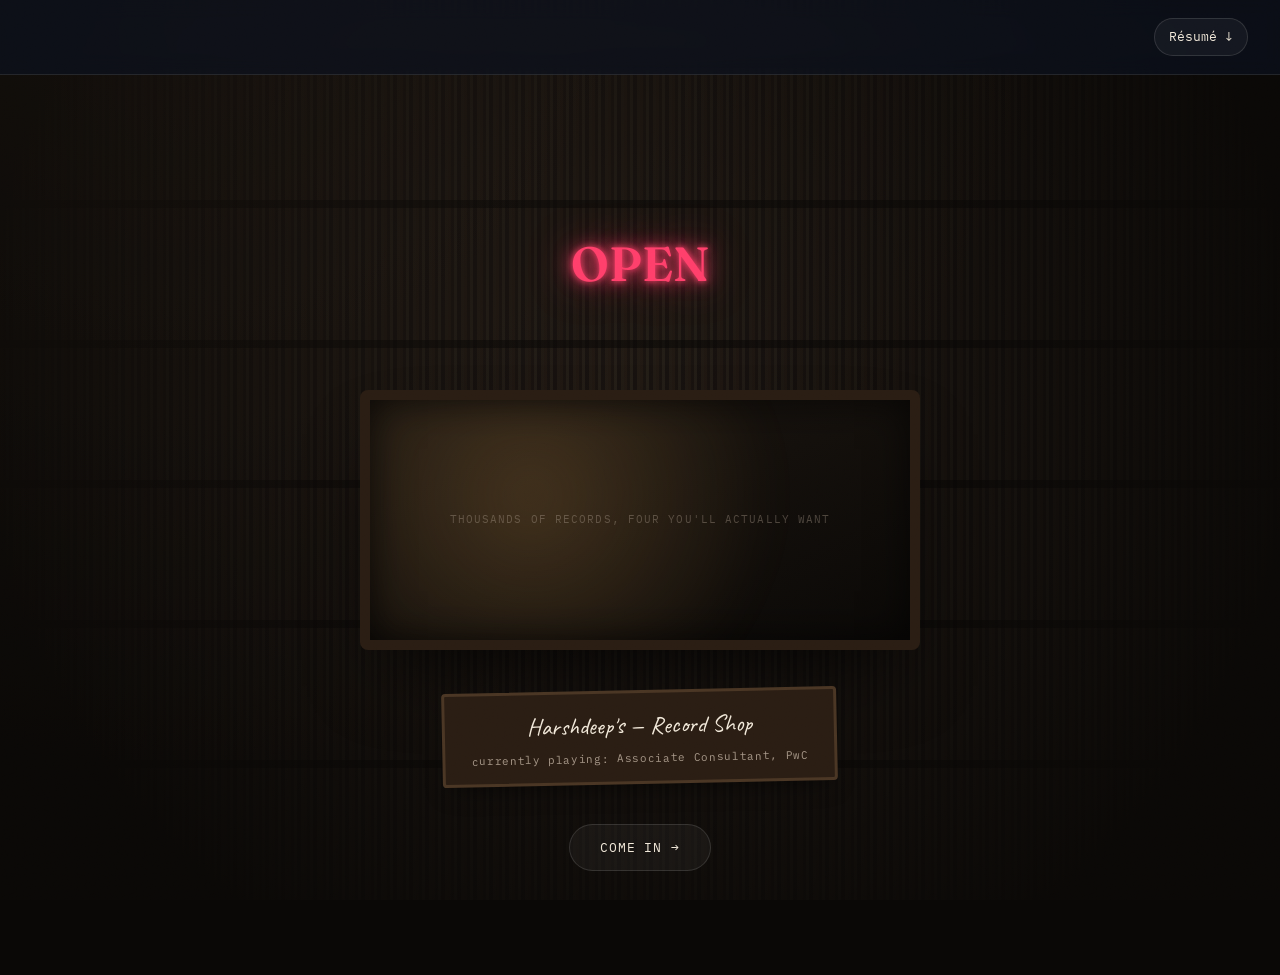
<file: index.html>
<!DOCTYPE html>
<html lang="en">
<head>
<meta charset="UTF-8">
<meta name="viewport" content="width=device-width, initial-scale=1.0">
<title>Harshdeep's — Record Shop</title>
<meta name="description" content="Harshdeep Singh's record shop — step in.">

<link rel="preconnect" href="https://fonts.googleapis.com">
<link rel="preconnect" href="https://fonts.gstatic.com" crossorigin>
<link href="https://fonts.googleapis.com/css2?family=Fraunces:opsz,wght@9..144,300;9..144,500;9..144,600;9..144,700&family=Inter:wght@400;500;600&family=IBM+Plex+Mono:wght@400;500&family=Caveat:wght@600&display=swap" rel="stylesheet">
<link rel="stylesheet" href="styles.css">
</head>
<body data-mode="overview" data-page="sign">

<div class="grain" aria-hidden="true"></div>
<div class="library-bg" aria-hidden="true"></div>

<nav class="nav">
  <div class="nav__links"></div>
  <a class="nav__resume" href="https://drive.google.com/file/d/1-5M2BheT80IlMUJ9oXyYekqQb4ygV8jG/view?usp=sharing" target="_blank" rel="noopener">Résumé ↓</a>
</nav>

<main>
  <div class="shopfront" id="shopfront">

    <p class="neon">OPEN</p>

    <div class="window">
      <div class="window__hint">thousands of records, four you'll actually want</div>
    </div>

    <div class="sign">
      Harshdeep's — Record Shop<br>
      <small>currently playing: Associate Consultant, PwC</small>
    </div>

    <button class="door-btn" id="door">Come in →</button>

  </div>
</main>

<script>
  document.getElementById('door').addEventListener('click', function () {
    const scene = document.getElementById('shopfront');
    scene.classList.add('is-leaving');
    setTimeout(function () { window.location.href = 'floor.html'; }, 450);
  });
</script>
</body>
</html>
</file>
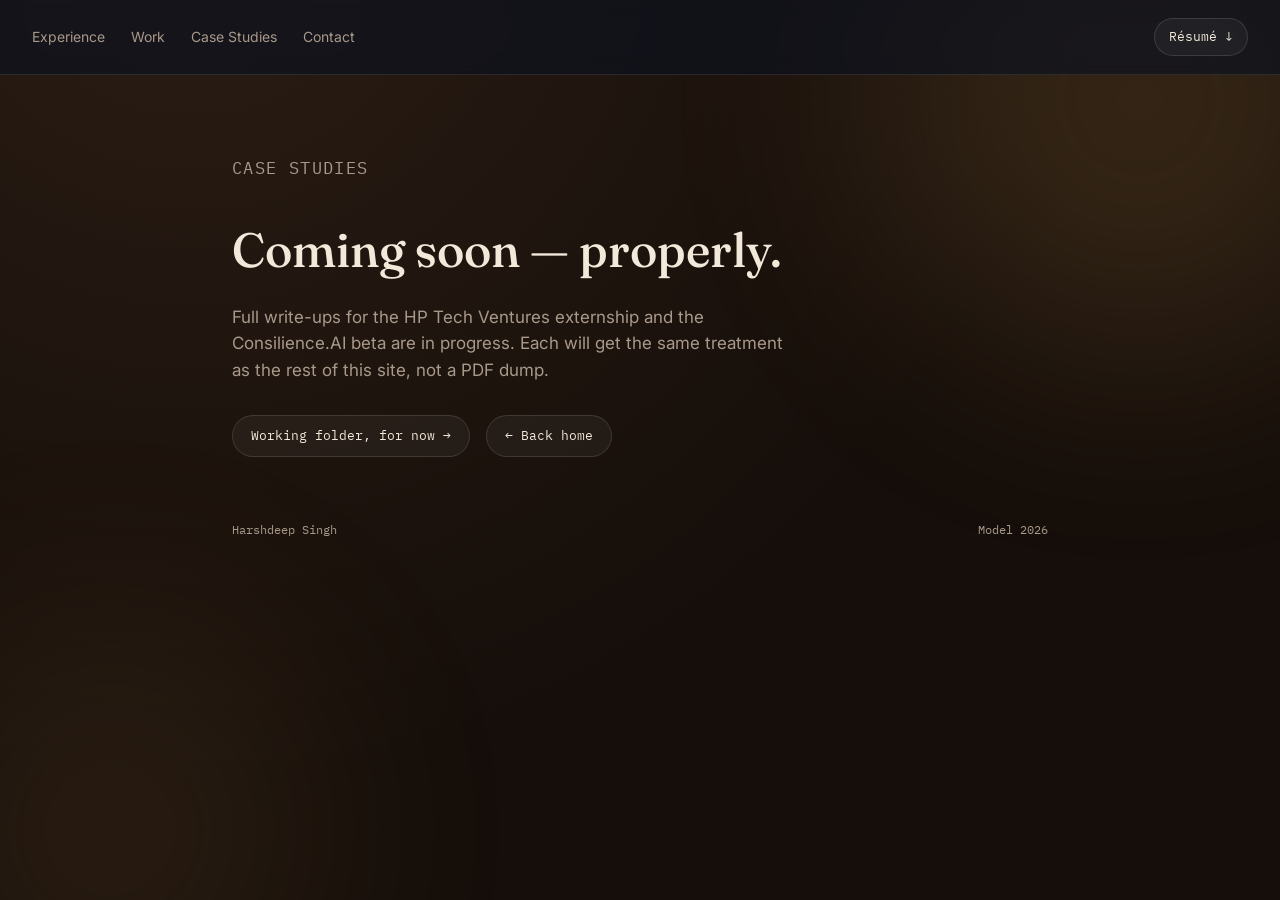
<file: case-studies.html>
<!DOCTYPE html>
<html lang="en">
<head>
<meta charset="UTF-8">
<meta name="viewport" content="width=device-width, initial-scale=1.0">
<title>Case Studies — Harshdeep Singh</title>
<meta name="description" content="Case studies by Harshdeep Singh — full write-ups in progress.">

<link rel="preconnect" href="https://fonts.googleapis.com">
<link rel="preconnect" href="https://fonts.gstatic.com" crossorigin>
<link href="https://fonts.googleapis.com/css2?family=Fraunces:opsz,wght@9..144,300;9..144,500;9..144,600;9..144,700&family=Inter:wght@400;500;600&family=IBM+Plex+Mono:wght@400;500&display=swap" rel="stylesheet">
<link rel="stylesheet" href="styles.css">
</head>
<body data-mode="overview">

<div class="bg-ambient" aria-hidden="true">
  <span class="blob blob--a"></span>
  <span class="blob blob--b"></span>
</div>

<nav class="nav">
  <div class="nav__links">
    <a href="index.html#experience">Experience</a>
    <a href="index.html#work">Work</a>
    <a href="case-studies.html">Case Studies</a>
    <a href="index.html#contact">Contact</a>
  </div>
  <a class="nav__resume" href="https://drive.google.com/file/d/1-5M2BheT80IlMUJ9oXyYekqQb4ygV8jG/view?usp=sharing" target="_blank" rel="noopener">Résumé ↓</a>
</nav>

<main>
  <section class="page-hero">
    <p class="eyebrow">Case Studies</p>
    <h1>Coming soon — properly.</h1>
    <p>Full write-ups for the HP Tech Ventures externship and the Consilience.AI beta are in progress. Each will get the same treatment as the rest of this site, not a PDF dump.</p>
    <a class="page-cta" href="https://drive.google.com/drive/folders/11_wQbaVWUSu5bs67gZ-zLNTzkMA_i_I-?usp=sharing" target="_blank" rel="noopener">Working folder, for now →</a>
    <a class="page-cta" href="index.html">← Back home</a>
  </section>
</main>

<footer class="footer">
  <span>Harshdeep Singh</span>
  <span>Model 2026</span>
</footer>

</body>
</html>
</file>
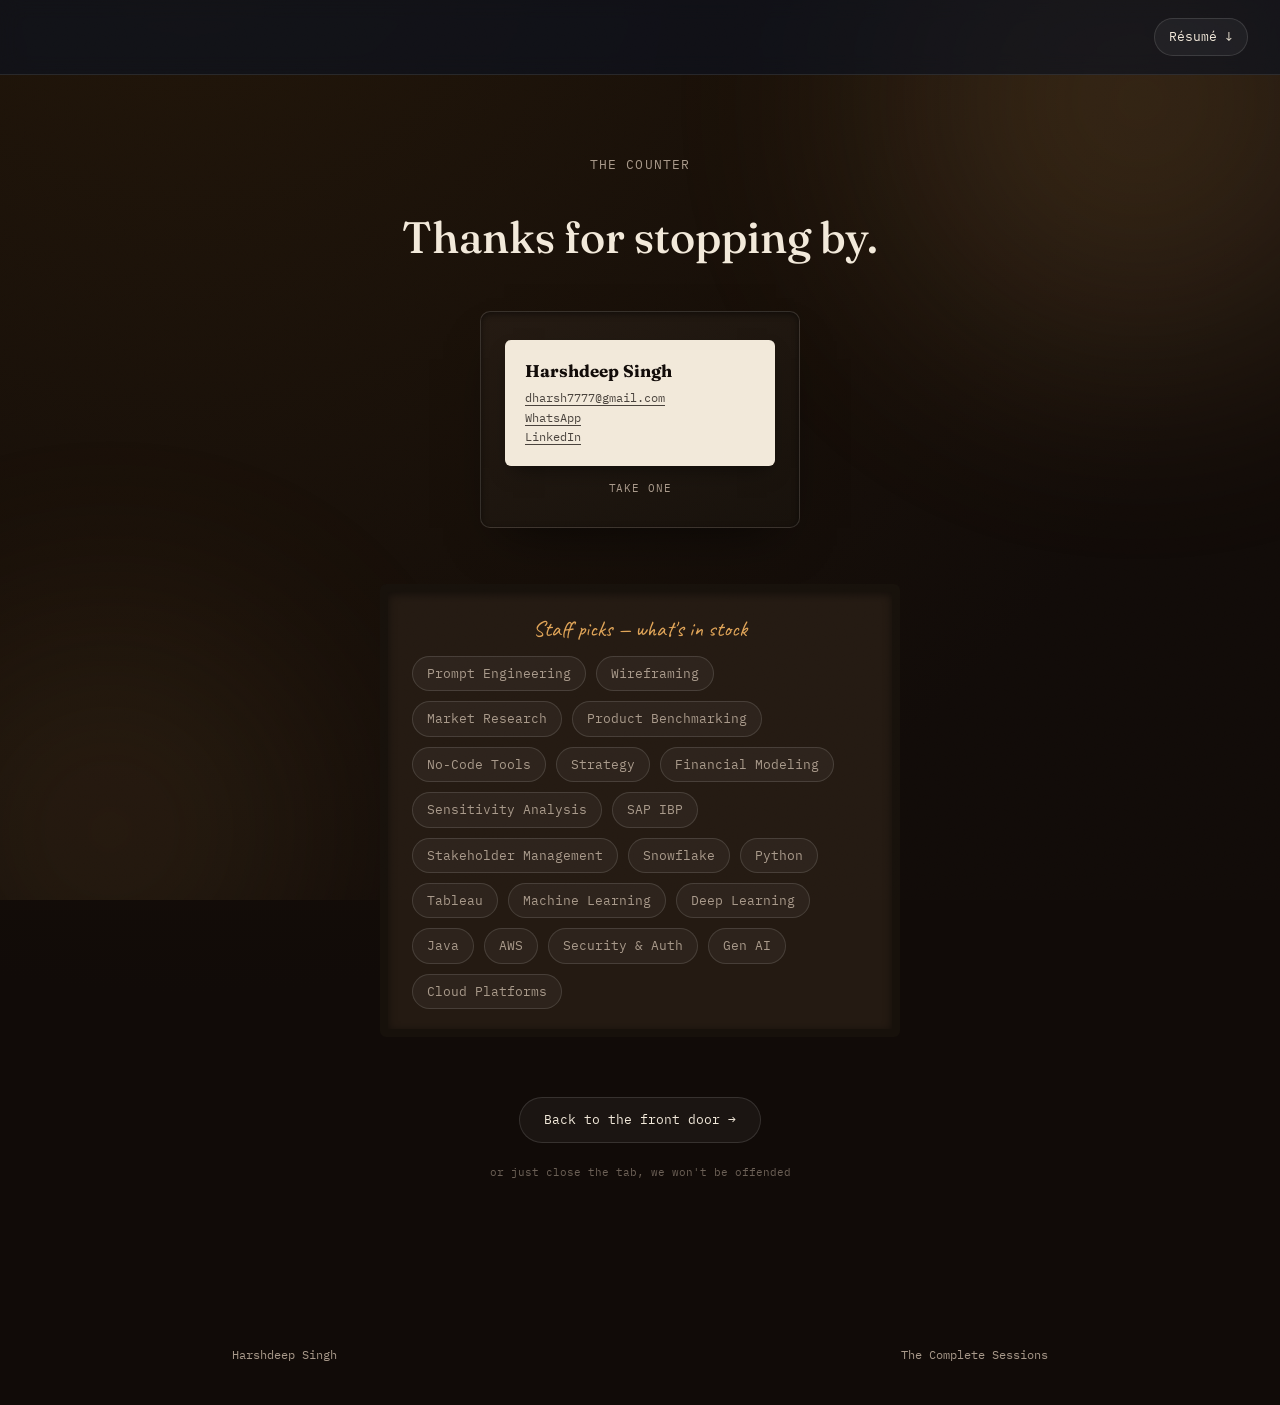
<file: counter.html>
<!DOCTYPE html>
<html lang="en">
<head>
<meta charset="UTF-8">
<meta name="viewport" content="width=device-width, initial-scale=1.0">
<title>Harshdeep's — The Counter</title>
<meta name="description" content="Harshdeep Singh's record shop — the counter.">

<link rel="preconnect" href="https://fonts.googleapis.com">
<link rel="preconnect" href="https://fonts.gstatic.com" crossorigin>
<link href="https://fonts.googleapis.com/css2?family=Fraunces:opsz,wght@9..144,300;9..144,500;9..144,600;9..144,700&family=Inter:wght@400;500;600&family=IBM+Plex+Mono:wght@400;500&family=Caveat:wght@600&display=swap" rel="stylesheet">
<link rel="stylesheet" href="styles.css">
</head>
<body data-mode="overview" data-page="counter">

<div class="grain" aria-hidden="true"></div>
<div class="bg-ambient" aria-hidden="true">
  <span class="blob blob--a"></span>
  <span class="blob blob--b"></span>
</div>

<nav class="nav">
  <div class="nav__links"></div>
  <a class="nav__resume" href="https://drive.google.com/file/d/1-5M2BheT80IlMUJ9oXyYekqQb4ygV8jG/view?usp=sharing" target="_blank" rel="noopener">Résumé ↓</a>
</nav>

<main>
  <div class="counter-page">

    <p class="eyebrow">The counter</p>
    <h2 class="contact__heading" style="margin-bottom:0">Thanks for stopping by.</h2>

    <div class="card-holder">
      <div class="business-card">
        <h4>Harshdeep Singh</h4>
        <p><a href="mailto:dharsh7777@gmail.com">dharsh7777@gmail.com</a></p>
        <p><a href="https://wa.me/917355120100" target="_blank" rel="noopener">WhatsApp</a></p>
        <p><a href="#" target="_blank" rel="noopener" id="linkedin-link">LinkedIn</a></p>
      </div>
      <p class="card-holder__label">take one</p>
    </div>

    <div class="staff-picks">
      <div class="staff-picks__board">
        <p class="staff-picks__title">Staff picks — what's in stock</p>
        <div class="chip-row" id="chip-row">
          <span class="chip" data-mode="product">Prompt Engineering</span>
          <span class="chip" data-mode="product">Wireframing</span>
          <span class="chip" data-mode="product">Market Research</span>
          <span class="chip" data-mode="product">Product Benchmarking</span>
          <span class="chip" data-mode="product">No-Code Tools</span>
          <span class="chip" data-mode="consulting">Strategy</span>
          <span class="chip" data-mode="consulting">Financial Modeling</span>
          <span class="chip" data-mode="consulting">Sensitivity Analysis</span>
          <span class="chip" data-mode="consulting">SAP IBP</span>
          <span class="chip" data-mode="consulting">Stakeholder Management</span>
          <span class="chip" data-mode="data">Snowflake</span>
          <span class="chip" data-mode="data">Python</span>
          <span class="chip" data-mode="data">Tableau</span>
          <span class="chip" data-mode="data">Machine Learning</span>
          <span class="chip" data-mode="data">Deep Learning</span>
          <span class="chip" data-mode="engineering">Java</span>
          <span class="chip" data-mode="engineering">AWS</span>
          <span class="chip" data-mode="engineering">Security &amp; Auth</span>
          <span class="chip" data-mode="engineering">Gen AI</span>
          <span class="chip" data-mode="engineering">Cloud Platforms</span>
        </div>
      </div>
    </div>

    <div class="continue">
      <a class="continue__link" href="index.html">Back to the front door →</a>
      <p class="continue__hint">or just close the tab, we won't be offended</p>
    </div>

  </div>
</main>

<footer class="footer">
  <span>Harshdeep Singh</span>
  <span>The Complete Sessions</span>
</footer>

</body>
</html>
</file>
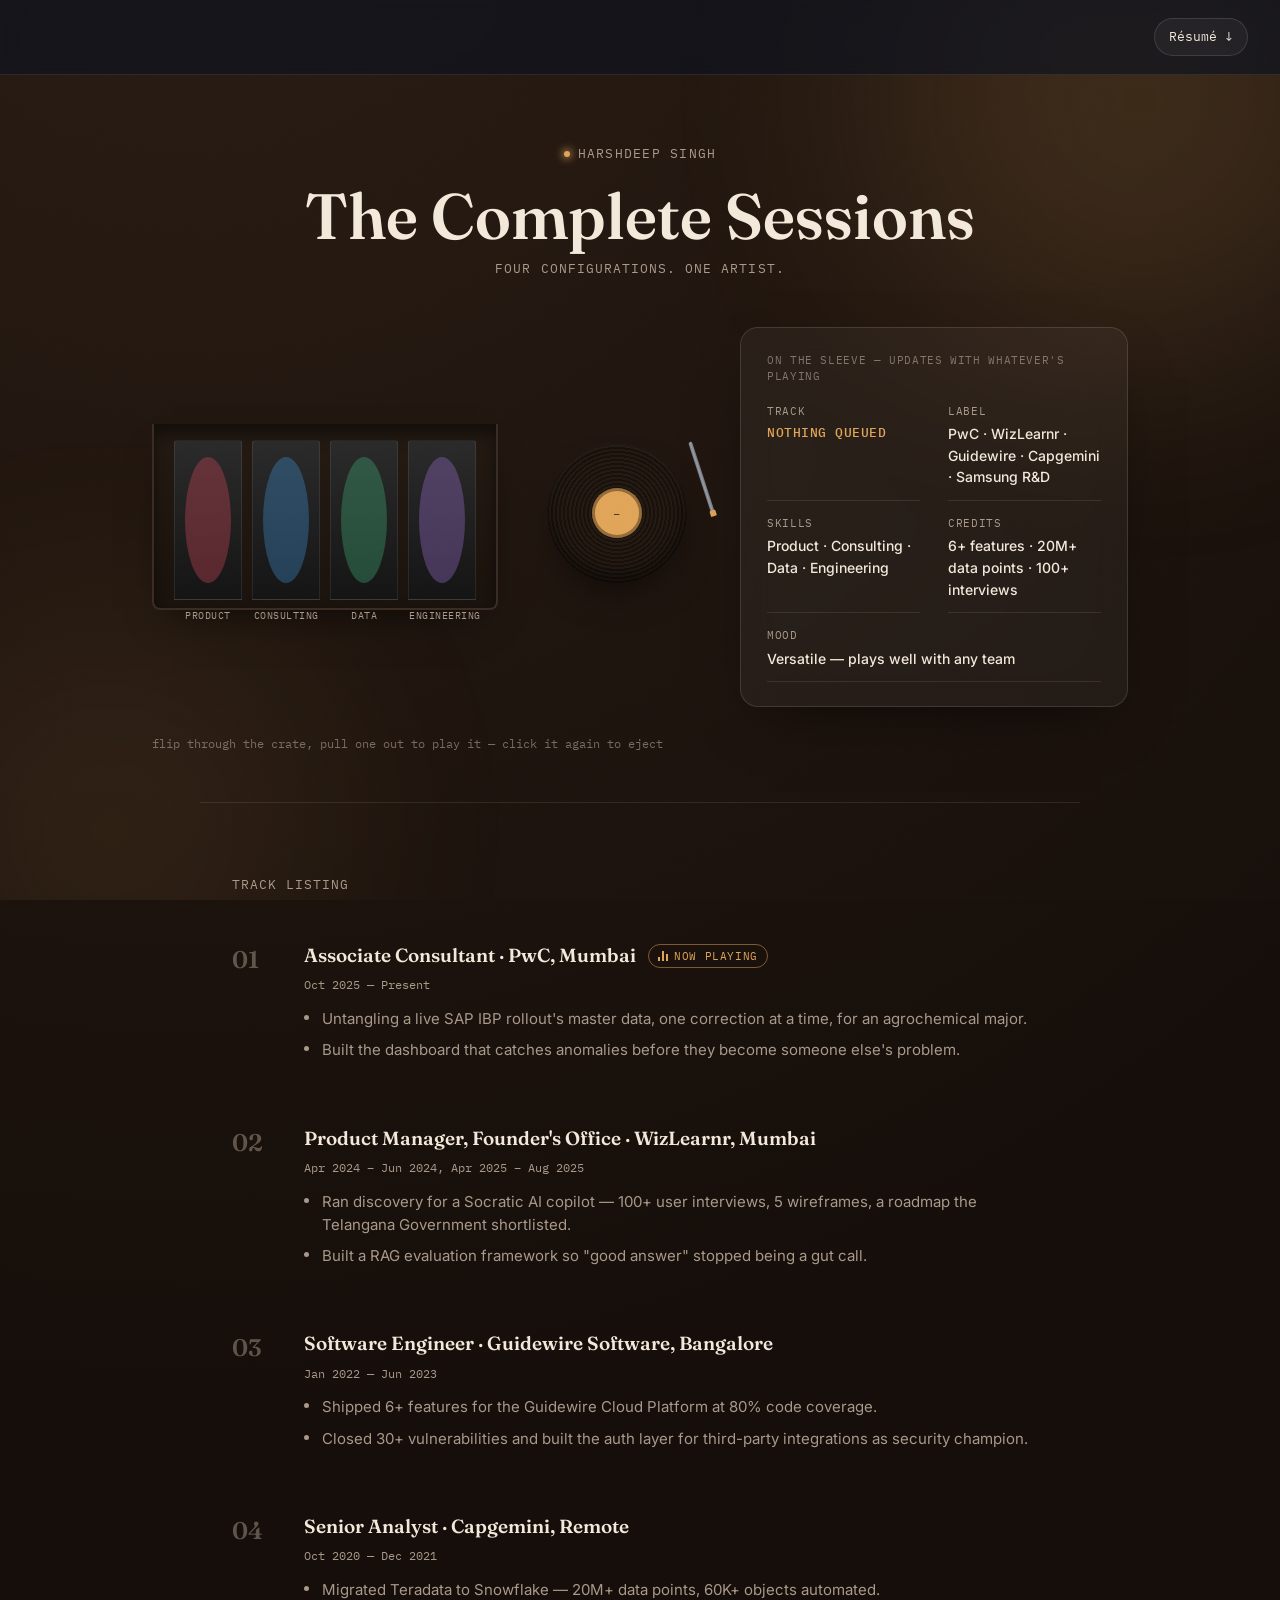
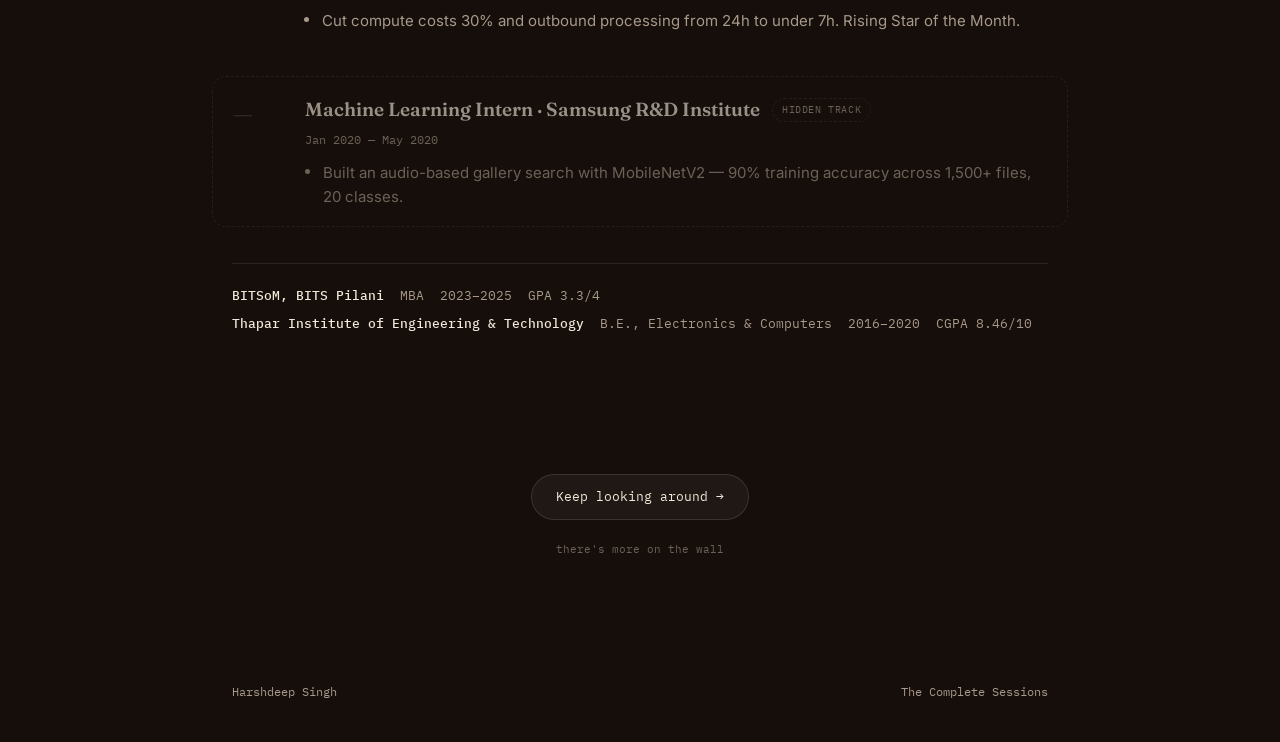
<file: floor.html>
<!DOCTYPE html>
<html lang="en">
<head>
<meta charset="UTF-8">
<meta name="viewport" content="width=device-width, initial-scale=1.0">
<title>Harshdeep's — The Floor</title>
<meta name="description" content="Harshdeep Singh — four configurations, one artist: Product, Consulting, Data, Engineering.">

<link rel="preconnect" href="https://fonts.googleapis.com">
<link rel="preconnect" href="https://fonts.gstatic.com" crossorigin>
<link href="https://fonts.googleapis.com/css2?family=Fraunces:opsz,wght@9..144,300;9..144,500;9..144,600;9..144,700&family=Inter:wght@400;500;600&family=IBM+Plex+Mono:wght@400;500&display=swap" rel="stylesheet">
<link rel="stylesheet" href="styles.css">
</head>
<body data-mode="overview" data-page="floor">

<div class="grain" aria-hidden="true"></div>
<div class="bg-ambient" aria-hidden="true">
  <span class="blob blob--a"></span>
  <span class="blob blob--b"></span>
</div>

<nav class="nav">
  <div class="nav__links"></div>
  <a class="nav__resume" href="https://drive.google.com/file/d/1-5M2BheT80IlMUJ9oXyYekqQb4ygV8jG/view?usp=sharing" target="_blank" rel="noopener">Résumé ↓</a>
</nav>

<main>

  <!-- COVER + CRATE -->
  <section class="hero" id="top">
    <div class="cover">
      <p class="hero__kicker"><span class="kicker-dot"></span>Harshdeep Singh</p>
      <h1 class="hero__headline">The Complete Sessions</h1>
      <p class="hero__sub">Four configurations. One artist.</p>
    </div>

    <div class="hero__grid">
      <div class="rig">
        <div class="crate" id="crate">
          <div class="sleeve" data-mode="product">
            <span class="sleeve__label">Product</span>
          </div>
          <div class="sleeve" data-mode="consulting">
            <span class="sleeve__label">Consulting</span>
          </div>
          <div class="sleeve" data-mode="data">
            <span class="sleeve__label">Data</span>
          </div>
          <div class="sleeve" data-mode="engineering">
            <span class="sleeve__label">Engineering</span>
          </div>
        </div>

        <div class="player">
          <div class="platter" id="platter"></div>
          <div class="platter__label" id="platter-label"><span id="track-name">—</span></div>
          <div class="needle" id="needle"></div>
        </div>
      </div>

      <div class="spec-card" id="liner-notes">
        <p class="spec-card__eyebrow">On the sleeve — updates with whatever's playing</p>
        <p class="spec__row">
          <span class="spec__label">Track</span>
          <span class="spec__value" id="spec-config">Nothing queued</span>
        </p>
        <p class="spec__row">
          <span class="spec__label">Label</span>
          <span class="spec__value" id="spec-proven">PwC · WizLearnr · Guidewire · Capgemini · Samsung R&amp;D</span>
        </p>
        <p class="spec__row">
          <span class="spec__label">Skills</span>
          <span class="spec__value" id="spec-stack">Product · Consulting · Data · Engineering</span>
        </p>
        <p class="spec__row">
          <span class="spec__label">Credits</span>
          <span class="spec__value" id="spec-shipped">6+ features · 20M+ data points · 100+ interviews</span>
        </p>
        <p class="spec__row spec__row--wide">
          <span class="spec__label">Mood</span>
          <span class="spec__value" id="spec-deploy">Versatile — plays well with any team</span>
        </p>
      </div>
    </div>

    <p class="hero__hint" id="hint">flip through the crate, pull one out to play it — click it again to eject</p>
  </section>

  <!-- TRACK LISTING (Experience) -->
  <section class="section" id="tracklist">
    <p class="eyebrow">Track listing</p>

    <div class="tracks">

      <article class="track" data-mode="consulting">
        <div class="track__num">01</div>
        <div class="track__body">
          <div class="track__head">
            <h3>Associate Consultant · PwC, Mumbai</h3>
            <span class="now-playing"><span class="eq"><i></i><i></i><i></i></span>Now Playing</span>
          </div>
          <p class="track__date">Oct 2025 — Present</p>
          <ul>
            <li>Untangling a live SAP IBP rollout's master data, one correction at a time, for an agrochemical major.</li>
            <li>Built the dashboard that catches anomalies before they become someone else's problem.</li>
          </ul>
        </div>
      </article>

      <article class="track" data-mode="product">
        <div class="track__num">02</div>
        <div class="track__body">
          <h3>Product Manager, Founder's Office · WizLearnr, Mumbai</h3>
          <p class="track__date">Apr 2024 – Jun 2024, Apr 2025 – Aug 2025</p>
          <ul>
            <li>Ran discovery for a Socratic AI copilot — 100+ user interviews, 5 wireframes, a roadmap the Telangana Government shortlisted.</li>
            <li>Built a RAG evaluation framework so "good answer" stopped being a gut call.</li>
          </ul>
        </div>
      </article>

      <article class="track" data-mode="engineering">
        <div class="track__num">03</div>
        <div class="track__body">
          <h3>Software Engineer · Guidewire Software, Bangalore</h3>
          <p class="track__date">Jan 2022 — Jun 2023</p>
          <ul>
            <li>Shipped 6+ features for the Guidewire Cloud Platform at 80% code coverage.</li>
            <li>Closed 30+ vulnerabilities and built the auth layer for third-party integrations as security champion.</li>
          </ul>
        </div>
      </article>

      <article class="track" data-mode="data">
        <div class="track__num">04</div>
        <div class="track__body">
          <h3>Senior Analyst · Capgemini, Remote</h3>
          <p class="track__date">Oct 2020 — Dec 2021</p>
          <ul>
            <li>Migrated Teradata to Snowflake — 20M+ data points, 60K+ objects automated.</li>
            <li>Cut compute costs 30% and outbound processing from 24h to under 7h. Rising Star of the Month.</li>
          </ul>
        </div>
      </article>

      <article class="track track--hidden" data-mode="data">
        <div class="track__num">—</div>
        <div class="track__body">
          <div class="track__head">
            <h3>Machine Learning Intern · Samsung R&amp;D Institute</h3>
            <span class="hidden-tag">Hidden Track</span>
          </div>
          <p class="track__date">Jan 2020 — May 2020</p>
          <ul>
            <li>Built an audio-based gallery search with MobileNetV2 — 90% training accuracy across 1,500+ files, 20 classes.</li>
          </ul>
        </div>
      </article>

    </div>

    <div class="edu-strip">
      <p><span>BITSoM, BITS Pilani</span><span>MBA</span><span>2023–2025</span><span>GPA 3.3/4</span></p>
      <p><span>Thapar Institute of Engineering &amp; Technology</span><span>B.E., Electronics &amp; Computers</span><span>2016–2020</span><span>CGPA 8.46/10</span></p>
    </div>
  </section>

  <div class="continue">
    <a class="continue__link" href="wall.html">Keep looking around →</a>
    <p class="continue__hint">there's more on the wall</p>
  </div>

</main>

<footer class="footer">
  <span>Harshdeep Singh</span>
  <span>The Complete Sessions</span>
</footer>

<div class="toast" id="toast" role="status" aria-live="polite"></div>

<script src="script.js"></script>
</body>
</html>
</file>
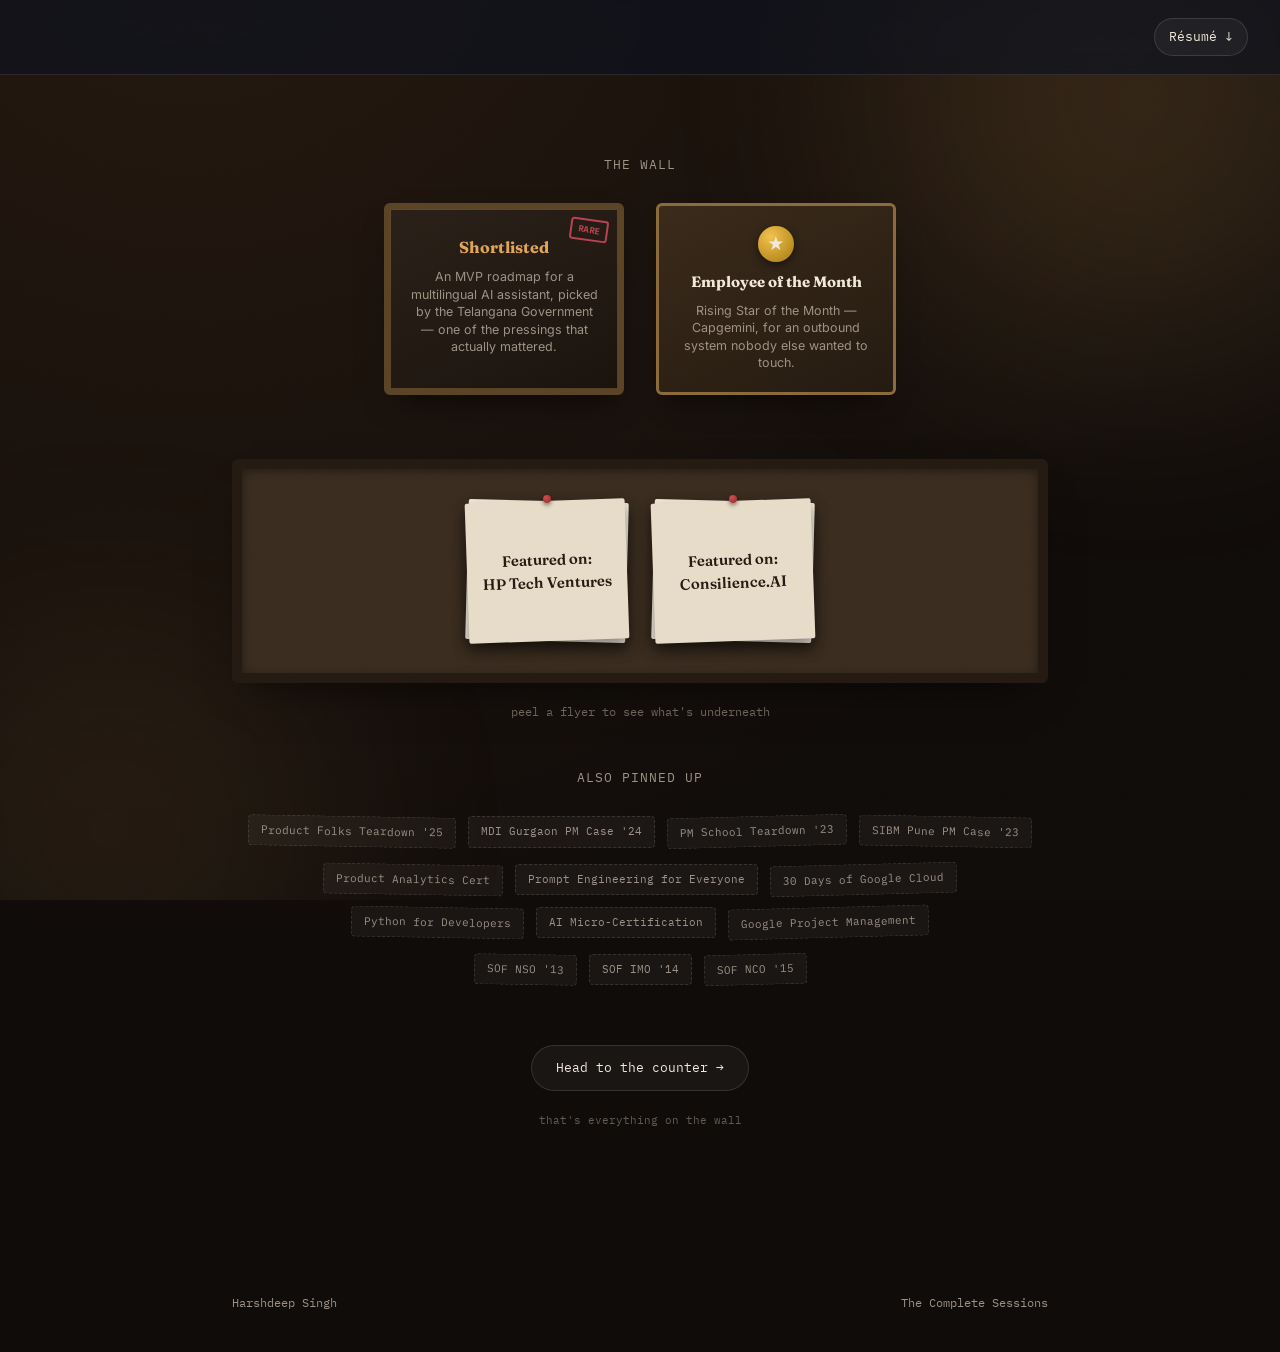
<file: wall.html>
<!DOCTYPE html>
<html lang="en">
<head>
<meta charset="UTF-8">
<meta name="viewport" content="width=device-width, initial-scale=1.0">
<title>Harshdeep's — The Wall</title>
<meta name="description" content="Harshdeep Singh's record shop — the wall.">

<link rel="preconnect" href="https://fonts.googleapis.com">
<link rel="preconnect" href="https://fonts.gstatic.com" crossorigin>
<link href="https://fonts.googleapis.com/css2?family=Fraunces:opsz,wght@9..144,300;9..144,500;9..144,600;9..144,700&family=Inter:wght@400;500;600&family=IBM+Plex+Mono:wght@400;500&display=swap" rel="stylesheet">
<link rel="stylesheet" href="styles.css">
</head>
<body data-mode="overview" data-page="wall">

<div class="grain" aria-hidden="true"></div>
<div class="bg-ambient" aria-hidden="true">
  <span class="blob blob--a"></span>
  <span class="blob blob--b"></span>
</div>

<nav class="nav">
  <div class="nav__links"></div>
  <a class="nav__resume" href="https://drive.google.com/file/d/1-5M2BheT80IlMUJ9oXyYekqQb4ygV8jG/view?usp=sharing" target="_blank" rel="noopener">Résumé ↓</a>
</nav>

<main>
  <div class="wall-page">

    <p class="eyebrow" style="text-align:center">The wall</p>

    <!-- Framed achievement + plaque -->
    <div class="wall-row">
      <div class="framed">
        <div class="stamp">RARE</div>
        <h4>Shortlisted</h4>
        <p>An MVP roadmap for a multilingual AI assistant, picked by the Telangana Government — one of the pressings that actually mattered.</p>
      </div>
      <div class="plaque">
        <div class="plaque__ribbon">★</div>
        <h4>Employee of the Month</h4>
        <p>Rising Star of the Month — Capgemini, for an outbound system nobody else wanted to touch.</p>
      </div>
    </div>

    <!-- Corkboard flyers -->
    <div class="board">
      <div class="flyer" data-f="1">
        <div class="flyer__pin"></div>
        <div class="flyer__back"><p>Sourced startups against HP's investment thesis to support VC due diligence.</p></div>
        <div class="flyer__front"><h4>Featured on:<br>HP Tech Ventures</h4></div>
      </div>
      <div class="flyer" data-f="2">
        <div class="flyer__pin"></div>
        <div class="flyer__back"><p>Beta-tested an LLM risk model for NYSE-listed firms; shaped the fixes that shipped.</p></div>
        <div class="flyer__front"><h4>Featured on:<br>Consilience.AI</h4></div>
      </div>
    </div>
    <p class="board__hint">peel a flyer to see what's underneath</p>

    <!-- Pinned smaller badges -->
    <p class="eyebrow" style="text-align:center">Also pinned up</p>
    <div class="pin-row" style="margin-bottom:16px">
      <span class="pin-badge">Product Folks Teardown '25</span>
      <span class="pin-badge">MDI Gurgaon PM Case '24</span>
      <span class="pin-badge">PM School Teardown '23</span>
      <span class="pin-badge">SIBM Pune PM Case '23</span>
    </div>
    <div class="pin-row" style="margin-bottom:16px">
      <span class="pin-badge">Product Analytics Cert</span>
      <span class="pin-badge">Prompt Engineering for Everyone</span>
      <span class="pin-badge">30 Days of Google Cloud</span>
      <span class="pin-badge">Python for Developers</span>
      <span class="pin-badge">AI Micro-Certification</span>
      <span class="pin-badge">Google Project Management</span>
    </div>
    <div class="pin-row">
      <span class="pin-badge">SOF NSO '13</span>
      <span class="pin-badge">SOF IMO '14</span>
      <span class="pin-badge">SOF NCO '15</span>
    </div>

    <div class="continue">
      <a class="continue__link" href="counter.html">Head to the counter →</a>
      <p class="continue__hint">that's everything on the wall</p>
    </div>

  </div>
</main>

<footer class="footer">
  <span>Harshdeep Singh</span>
  <span>The Complete Sessions</span>
</footer>

<script>
  document.querySelectorAll('.flyer').forEach(function (f) {
    f.addEventListener('click', function () { f.classList.toggle('is-peeled'); });
  });
</script>
</body>
</html>
</file>
<file: styles.css>
/* ---------- Tokens ---------- */
:root {
  --bg-0: #150e0a;
  --bg-1: #1f150f;
  --bg-2: #2b1d14;

  --text: #f2e9da;
  --text-soft: #a8998a;
  --line: rgba(242, 233, 218, 0.1);

  --glass-fill: rgba(255, 255, 255, 0.045);
  --glass-fill-strong: rgba(255, 255, 255, 0.08);
  --glass-border: rgba(255, 255, 255, 0.12);

  --accent: #e0a458;
  --c-overview: #e0a458;
  --c-product: #d1495b;
  --c-consulting: #3f8fd1;
  --c-data: #3fae7a;
  --c-engineering: #9a6fd1;
  --neon: #ff3f6b;

  --font-display: "Fraunces", serif;
  --font-body: "Inter", -apple-system, sans-serif;
  --font-mono: "IBM Plex Mono", monospace;

  --wrap: 880px;
}

/* Per-page lighting mood — same family, different feel */
body[data-page="sign"] { --bg-0: #0a0806; --bg-1: #14100b; --bg-2: #1c1610; }
body[data-page="wall"] { --bg-0: #100c0a; --bg-1: #1c1512; --bg-2: #26190f; --text-soft: #9c9184; }
body[data-page="counter"] { --bg-0: #110b08; --bg-1: #1a120c; --bg-2: #221609; }

* { box-sizing: border-box; }

@media (prefers-reduced-motion: reduce) {
  * { animation-duration: 0.001ms !important; transition-duration: 0.001ms !important; }
}

body {
  margin: 0;
  background: radial-gradient(circle at 15% -10%, var(--bg-2), var(--bg-0) 60%);
  color: var(--text);
  font-family: var(--font-body);
  font-size: 16px;
  line-height: 1.55;
  min-height: 100vh;
  overflow-x: clip;
}

a { color: inherit; }
ul { margin: 0; padding: 0; list-style: none; }
button { font-family: inherit; }

/* ---------- Ambient background ---------- */
.bg-ambient { position: fixed; inset: 0; z-index: -1; overflow: hidden; pointer-events: none; }
.blob {
  position: absolute;
  border-radius: 50%;
  filter: blur(120px);
  transition: background 0.8s ease;
}
.blob--a { width: 520px; height: 520px; top: -160px; right: -120px; background: var(--accent); opacity: 0.16; }
.blob--b { width: 420px; height: 420px; bottom: -140px; left: -100px; background: var(--accent); opacity: 0.1; }

/* ---------- Nav ---------- */
.nav {
  position: sticky;
  top: 0;
  z-index: 20;
  display: flex;
  align-items: center;
  justify-content: flex-end;
  gap: 28px;
  padding: 18px 32px;
  background: rgba(11, 18, 32, 0.65);
  backdrop-filter: blur(10px);
  border-bottom: 1px solid var(--line);
}

.nav__links { display: flex; gap: 26px; font-size: 14px; margin-right: auto; }
.nav__links a { text-decoration: none; color: var(--text-soft); transition: color 0.2s ease; }
.nav__links a:hover, .nav__links a:focus-visible { color: var(--text); }

.nav__resume {
  font-family: var(--font-mono);
  font-size: 13px;
  text-decoration: none;
  border: 1px solid var(--glass-border);
  background: var(--glass-fill);
  padding: 8px 14px;
  border-radius: 999px;
  transition: background 0.2s ease, border-color 0.2s ease;
  white-space: nowrap;
}
.nav__resume:hover, .nav__resume:focus-visible {
  background: var(--text);
  color: var(--bg-0);
  border-color: var(--text);
}

@media (max-width: 640px) {
  .nav__links { display: none; }
  .nav { padding: 16px 20px; justify-content: flex-end; }
}

/* ---------- Hero ---------- */
.hero { max-width: 1040px; margin: 0 auto; padding: 64px 32px 48px; }

.cover { text-align: center; margin-bottom: 48px; }

.hero__kicker {
  display: inline-flex;
  align-items: center;
  gap: 8px;
  font-family: var(--font-mono);
  font-size: 12.5px;
  text-transform: uppercase;
  letter-spacing: 0.1em;
  color: var(--text-soft);
  margin: 0 0 18px;
}
.kicker-dot {
  width: 6px; height: 6px; border-radius: 50%;
  background: var(--accent);
  box-shadow: 0 0 8px 1px var(--accent);
  transition: background 0.4s ease, box-shadow 0.4s ease;
}

.hero__headline {
  font-family: var(--font-display);
  font-weight: 600;
  font-size: clamp(38px, 6vw, 64px);
  line-height: 1.05;
  margin: 0 0 10px;
  color: var(--text);
}
.hero__sub {
  font-family: var(--font-mono);
  font-size: 13px;
  text-transform: uppercase;
  letter-spacing: 0.08em;
  color: var(--text-soft);
  margin: 0;
}

.hero__grid {
  display: grid;
  grid-template-columns: auto 1fr;
  align-items: center;
  gap: 48px;
}

@media (max-width: 860px) {
  .hero__grid { grid-template-columns: 1fr; justify-items: center; text-align: center; }
}

/* ---------- Spec card ---------- */
.spec-card {
  max-width: 480px;
  background: var(--glass-fill);
  backdrop-filter: blur(16px);
  border: 1px solid var(--glass-border);
  border-radius: 18px;
  padding: 24px 26px;
  display: grid;
  grid-template-columns: 1fr 1fr;
  gap: 14px 28px;
  box-shadow: 0 24px 60px -28px rgba(0, 0, 0, 0.7);
}
.spec-card__eyebrow {
  grid-column: 1 / -1;
  font-family: var(--font-mono);
  font-size: 10.5px;
  text-transform: uppercase;
  letter-spacing: 0.06em;
  color: var(--text-soft);
  opacity: 0.7;
  margin: 0 0 4px;
}
.spec__row--wide { grid-column: 1 / -1; }
.spec__row {
  display: flex;
  flex-direction: column;
  gap: 4px;
  margin: 0;
  padding-bottom: 12px;
  border-bottom: 1px solid var(--line);
}
.spec__label {
  font-family: var(--font-mono);
  font-size: 10.5px;
  text-transform: uppercase;
  letter-spacing: 0.06em;
  color: var(--text-soft);
}
.spec__value { font-size: 14px; font-weight: 500; transition: color 0.3s ease; }
#spec-config { color: var(--accent); font-family: var(--font-mono); text-transform: uppercase; font-size: 12.5px; letter-spacing: 0.04em; }

@media (max-width: 480px) {
  .spec-card { grid-template-columns: 1fr; }
}

.hero__hint {
  font-family: var(--font-mono);
  font-size: 12px;
  color: var(--text-soft);
  opacity: 0.65;
  margin: 28px 0 0;
}

/* ---------- Reel ---------- */

/* ---------- Grain ---------- */
.grain {
  position: fixed;
  inset: 0;
  z-index: 40;
  pointer-events: none;
  opacity: 0.05;
  mix-blend-mode: overlay;
  background-image: url("data:image/svg+xml,%3Csvg xmlns='http://www.w3.org/2000/svg' width='120' height='120'%3E%3Cfilter id='n'%3E%3CfeTurbulence type='fractalNoise' baseFrequency='0.9' numOctaves='2' stitchTiles='stitch'/%3E%3C/filter%3E%3Crect width='100%25' height='100%25' filter='url(%23n)'/%3E%3C/svg%3E");
}

/* ---------- Crate + player ---------- */
.rig { display: flex; align-items: flex-end; gap: 44px; flex-wrap: wrap; justify-content: center; }

.crate {
  display: flex;
  align-items: flex-end;
  gap: 10px;
  padding: 16px 20px 8px;
  border: 2px solid #3a2c22;
  border-top: none;
  border-radius: 0 0 8px 8px;
  background: linear-gradient(180deg, #241a12, #1a120c);
  box-shadow: inset 0 10px 16px rgba(0, 0, 0, 0.5), 0 20px 40px -20px rgba(0, 0, 0, 0.7);
}

.sleeve {
  width: 68px;
  height: 160px;
  border-radius: 3px 3px 0 0;
  background: linear-gradient(180deg, #2a2a2a, #141414);
  border: 1px solid rgba(255, 255, 255, 0.08);
  cursor: pointer;
  position: relative;
  transform-origin: bottom center;
  transform: perspective(420px) rotateX(0deg) translateY(0);
  transition: transform 0.2s ease-out, box-shadow 0.2s ease, border-color 0.3s ease;
}
.sleeve[data-mode="product"] { --c: var(--c-product); }
.sleeve[data-mode="consulting"] { --c: var(--c-consulting); }
.sleeve[data-mode="data"] { --c: var(--c-data); }
.sleeve[data-mode="engineering"] { --c: var(--c-engineering); }

.sleeve::before {
  content: "";
  position: absolute;
  inset: 16px 10px;
  border-radius: 50%;
  background: var(--c);
  opacity: 0.35;
  transition: opacity 0.3s ease;
}
.sleeve__label {
  position: absolute;
  bottom: -24px;
  left: 0;
  right: 0;
  text-align: center;
  font-family: var(--font-mono);
  font-size: 10px;
  text-transform: uppercase;
  letter-spacing: 0.05em;
  color: var(--text-soft);
  white-space: nowrap;
}
.sleeve.is-near { transform: perspective(420px) rotateX(-14deg) translateY(-10px); box-shadow: 0 10px 20px -8px rgba(0, 0, 0, 0.6); }
.sleeve.is-picked {
  transform: perspective(420px) rotateX(-22deg) translateY(-28px) scale(1.05);
  box-shadow: 0 0 26px -4px var(--c);
  border-color: var(--c);
}
.sleeve.is-picked::before { opacity: 0.7; }

.player { width: 150px; height: 150px; position: relative; flex-shrink: 0; margin-bottom: 22px; }
.platter {
  position: absolute; left: 5px; top: 5px; width: 140px; height: 140px; border-radius: 50%;
  background: repeating-radial-gradient(circle at center, #17100b 0px, #17100b 2px, #241a12 2px, #241a12 4px);
  box-shadow: inset 0 2px 4px rgba(255, 255, 255, 0.06), inset 0 -8px 16px rgba(0, 0, 0, 0.5), 0 20px 40px -18px rgba(0, 0, 0, 0.7);
}
.platter.is-spinning { animation: platterSpin 3s linear infinite; }
@keyframes platterSpin { to { transform: rotate(360deg); } }

.platter__label {
  position: absolute; left: 50%; top: 50%; width: 50px; height: 50px; border-radius: 50%;
  transform: translate(-50%, -50%);
  background: var(--accent);
  display: flex; align-items: center; justify-content: center; text-align: center;
  box-shadow: inset 0 0 0 3px rgba(0, 0, 0, 0.35);
  transition: background 0.3s ease;
}
#track-name { font-family: var(--font-mono); font-size: 8.5px; text-transform: uppercase; letter-spacing: 0.04em; color: rgba(0, 0, 0, 0.65); font-weight: 600; padding: 0 4px; }

.needle {
  position: absolute; top: 4px; right: 0; width: 4px; height: 76px;
  background: linear-gradient(90deg, #6c7078, #9a9ea6 45%, #6c7078);
  border-radius: 2px;
  transform-origin: top center;
  transform: rotate(-18deg);
  transition: transform 0.6s cubic-bezier(0.22, 1.4, 0.36, 1);
}
.needle.is-down { transform: rotate(24deg); }
.needle::after { content: ""; position: absolute; bottom: -2px; left: 50%; transform: translateX(-50%); width: 6px; height: 6px; border-radius: 1px; background: var(--accent); transition: background 0.3s ease; }

@media (max-width: 480px) {
  .sleeve { width: 54px; height: 130px; }
  .player { width: 120px; height: 120px; }
  .platter { width: 110px; height: 110px; }
}

/* ---------- Track listing ---------- */
.tracks { display: flex; flex-direction: column; gap: 26px; }

.track {
  display: grid;
  grid-template-columns: 48px 1fr;
  gap: 24px;
  padding: 18px 20px;
  margin: 0 -20px;
  border-radius: 14px;
  transition: opacity 0.35s ease, background 0.35s ease, filter 0.35s ease;
}

.track__num {
  font-family: var(--font-display);
  font-weight: 600;
  font-size: 24px;
  color: var(--text-soft);
  opacity: 0.5;
}

.track__head { display: flex; align-items: center; gap: 12px; flex-wrap: wrap; }
.track__body h3 { font-family: var(--font-display); font-weight: 600; font-size: 19px; margin: 0; color: var(--text); }
.track__date { font-family: var(--font-mono); font-size: 12px; color: var(--text-soft); margin: 6px 0 12px; }
.track__body ul { display: flex; flex-direction: column; gap: 8px; }
.track__body li { position: relative; padding-left: 18px; font-size: 15px; color: var(--text-soft); }
.track__body li::before {
  content: ""; position: absolute; left: 0; top: 8px; width: 5px; height: 5px; border-radius: 50%; background: var(--text-soft);
}

.now-playing {
  display: inline-flex; align-items: center; gap: 6px;
  font-family: var(--font-mono); font-size: 10.5px; text-transform: uppercase; letter-spacing: 0.06em;
  color: var(--accent); border: 1px solid color-mix(in srgb, var(--accent) 50%, transparent);
  padding: 3px 9px; border-radius: 999px;
}
.eq { display: flex; align-items: flex-end; gap: 2px; height: 10px; }
.eq i { display: block; width: 2px; background: var(--accent); animation: eqBounce 0.9s ease-in-out infinite; }
.eq i:nth-child(1) { height: 40%; animation-delay: -0.6s; }
.eq i:nth-child(2) { height: 100%; animation-delay: -0.3s; }
.eq i:nth-child(3) { height: 65%; }
@keyframes eqBounce { 0%, 100% { transform: scaleY(0.4); } 50% { transform: scaleY(1); } }

.track--hidden { opacity: 0.6; border: 1px dashed var(--glass-border); border-radius: 14px; }
.track--hidden .track__num { opacity: 0.3; }
.hidden-tag {
  font-family: var(--font-mono); font-size: 10px; text-transform: uppercase; letter-spacing: 0.06em;
  color: var(--text-soft); border: 1px dashed var(--glass-border); padding: 3px 9px; border-radius: 999px;
}

.track.is-active { background: var(--glass-fill); }
.track.is-active .track__body li { color: var(--text); }
.track.is-dim { opacity: 0.3; filter: grayscale(0.5); }

@media (max-width: 640px) {
  .track { grid-template-columns: 1fr; margin: 0; padding: 14px; }
}

.section-note { font-size: 14px; color: var(--text-soft); margin: -16px 0 24px; max-width: 480px; }

/* ---------- Sections ---------- */
.section { max-width: var(--wrap); margin: 0 auto; padding: 72px 32px; border-top: 1px solid var(--line); }
.section--tight { padding: 48px 32px; }

.eyebrow {
  font-family: var(--font-mono);
  font-size: 13px;
  text-transform: uppercase;
  letter-spacing: 0.08em;
  color: var(--text-soft);
  margin: 0 0 28px;
}

/* Timeline */
.timeline { display: flex; flex-direction: column; gap: 28px; }

.tl-item {
  display: grid;
  grid-template-columns: 200px 1fr;
  gap: 28px;
  padding: 20px;
  margin: 0 -20px;
  border-radius: 16px;
  border-left: 3px solid var(--line);
  transition: opacity 0.35s ease, border-color 0.35s ease, background 0.35s ease, filter 0.35s ease;
}

.tl-item__when { display: flex; flex-direction: column; gap: 10px; }
.tl-item__date { font-family: var(--font-mono); font-size: 12.5px; color: var(--text-soft); }

.tl-item__tag {
  font-family: var(--font-mono);
  font-size: 11px;
  text-transform: uppercase;
  letter-spacing: 0.06em;
  padding: 4px 10px;
  border-radius: 999px;
  width: fit-content;
  color: var(--bg-0);
  font-weight: 600;
}
.tl-item__tag[data-tag="product"] { background: var(--c-product); }
.tl-item__tag[data-tag="consulting"] { background: var(--c-consulting); }
.tl-item__tag[data-tag="data"] { background: var(--c-data); }
.tl-item__tag[data-tag="engineering"] { background: var(--c-engineering); }

.tl-item__body h3 { font-family: var(--font-display); font-weight: 600; font-size: 19px; margin: 0 0 12px; color: var(--text); }
.tl-item__body ul { display: flex; flex-direction: column; gap: 8px; }
.tl-item__body li { position: relative; padding-left: 18px; font-size: 15px; color: var(--text-soft); }
.tl-item__body li::before {
  content: "";
  position: absolute;
  left: 0; top: 8px;
  width: 5px; height: 5px;
  border-radius: 50%;
  background: var(--text-soft);
}

.tl-item.is-active { border-left-color: var(--accent); background: var(--glass-fill); }
.tl-item.is-active .tl-item__body li { color: var(--text); }
.tl-item.is-dim { opacity: 0.28; filter: grayscale(0.5); }

@media (max-width: 640px) {
  .tl-item { grid-template-columns: 1fr; margin: 0; padding: 16px 14px; }
}

/* Education strip */
.edu-strip { margin-top: 36px; padding-top: 22px; border-top: 1px solid var(--line); }
.edu-strip p {
  display: flex;
  flex-wrap: wrap;
  gap: 16px;
  font-family: var(--font-mono);
  font-size: 13px;
  color: var(--text-soft);
  margin: 0 0 8px;
}
.edu-strip p span:first-child { color: var(--text); font-weight: 500; }

/* Work */
.work-grid { display: grid; grid-template-columns: 1fr 1fr; gap: 20px; margin-bottom: 24px; }

.work-card {
  padding: 24px;
  border: 1px solid var(--glass-border);
  border-radius: 18px;
  background: var(--glass-fill);
  backdrop-filter: blur(10px);
  transition: opacity 0.35s ease, filter 0.35s ease;
}
.work-card__tag {
  font-family: var(--font-mono);
  font-size: 11px;
  text-transform: uppercase;
  letter-spacing: 0.06em;
  padding: 4px 10px;
  border-radius: 999px;
  color: var(--bg-0);
  font-weight: 600;
  display: inline-block;
  margin-bottom: 12px;
}
.work-card__tag[data-tag="consulting"] { background: var(--c-consulting); }
.work-card__tag[data-tag="data"] { background: var(--c-data); }

.work-card h3 { font-family: var(--font-display); font-weight: 600; font-size: 18px; margin: 0 0 8px; color: var(--text); }
.work-card p { margin: 0; font-size: 14.5px; color: var(--text-soft); }
.work-card.is-dim { opacity: 0.28; filter: grayscale(0.5); }

.work-cta { font-family: var(--font-mono); font-size: 14px; text-decoration: none; border-bottom: 1px solid var(--text); padding-bottom: 2px; }

@media (max-width: 640px) {
  .work-grid { grid-template-columns: 1fr; }
}

/* Chips */
.chip-row { display: flex; flex-wrap: wrap; gap: 10px; }
.chip {
  font-family: var(--font-mono);
  font-size: 12.5px;
  padding: 7px 14px;
  border-radius: 999px;
  border: 1px solid var(--glass-border);
  background: var(--glass-fill);
  color: var(--text-soft);
  transition: opacity 0.35s ease, border-color 0.3s ease, color 0.3s ease, background 0.3s ease, filter 0.35s ease;
}
.chip[data-mode="product"].is-active { border-color: var(--c-product); color: var(--c-product); background: color-mix(in srgb, var(--c-product) 14%, var(--glass-fill)); }
.chip[data-mode="consulting"].is-active { border-color: var(--c-consulting); color: var(--c-consulting); background: color-mix(in srgb, var(--c-consulting) 14%, var(--glass-fill)); }
.chip[data-mode="data"].is-active { border-color: var(--c-data); color: var(--c-data); background: color-mix(in srgb, var(--c-data) 14%, var(--glass-fill)); }
.chip[data-mode="engineering"].is-active { border-color: var(--c-engineering); color: var(--c-engineering); background: color-mix(in srgb, var(--c-engineering) 14%, var(--glass-fill)); }
.chip.is-dim { opacity: 0.28; filter: grayscale(0.5); }
.chip--flat { color: var(--text-soft); }

/* Track record */
.record { display: flex; flex-direction: column; gap: 24px; }
.record__label { font-family: var(--font-mono); font-size: 12px; text-transform: uppercase; letter-spacing: 0.05em; color: var(--text-soft); margin: 0 0 10px; }

/* Contact */
.contact { max-width: var(--wrap); margin: 0 auto; padding: 80px 32px; text-align: center; border-top: 1px solid var(--line); }
.eyebrow--light { color: var(--text-soft); }

.contact__heading {
  font-family: var(--font-display);
  font-weight: 500;
  font-size: clamp(30px, 5vw, 44px);
  margin: 0 0 36px;
  color: var(--text);
}

.contact__links {
  display: flex;
  justify-content: center;
  gap: 28px;
  flex-wrap: wrap;
  font-family: var(--font-mono);
  font-size: 15px;
}
.contact__links a {
  text-decoration: none;
  border-bottom: 1px solid var(--glass-border);
  padding-bottom: 3px;
  transition: border-color 0.2s ease;
}
.contact__links a:hover, .contact__links a:focus-visible { border-color: var(--text); }

/* Footer */
.footer {
  display: flex;
  justify-content: space-between;
  max-width: var(--wrap);
  margin: 0 auto;
  padding: 24px 32px 40px;
  font-family: var(--font-mono);
  font-size: 12px;
  color: var(--text-soft);
}

@media (max-width: 480px) {
  .footer { flex-direction: column; gap: 6px; text-align: center; }
}

/* ---------- Toast + confetti (easter egg) ---------- */
.toast {
  position: fixed;
  left: 50%;
  bottom: 32px;
  transform: translateX(-50%) translateY(16px);
  background: var(--glass-fill-strong);
  backdrop-filter: blur(16px);
  border: 1px solid var(--glass-border);
  color: var(--text);
  font-family: var(--font-mono);
  font-size: 13px;
  padding: 12px 20px;
  border-radius: 999px;
  opacity: 0;
  pointer-events: none;
  transition: opacity 0.3s ease, transform 0.3s ease;
  z-index: 50;
  max-width: 90vw;
  text-align: center;
}
.toast.is-visible { opacity: 1; transform: translateX(-50%) translateY(0); }

.particle {
  position: fixed;
  width: 6px;
  height: 6px;
  border-radius: 2px;
  pointer-events: none;
  z-index: 49;
  animation: particle-fly 0.9s ease-out forwards;
}
@keyframes particle-fly {
  to { transform: translate(var(--tx), var(--ty)) rotate(var(--tr)); opacity: 0; }
}

/* ---------- Simple page header (case studies etc.) ---------- */
.page-hero { max-width: var(--wrap); margin: 0 auto; padding: 80px 32px 40px; }
.page-hero h1 { font-family: var(--font-display); font-weight: 500; font-size: clamp(30px, 5vw, 48px); margin: 0 0 16px; }
.page-hero p { color: var(--text-soft); font-size: 17px; max-width: 560px; margin: 0 0 32px; }
.page-cta {
  display: inline-block;
  font-family: var(--font-mono);
  font-size: 13px;
  text-decoration: none;
  border: 1px solid var(--glass-border);
  background: var(--glass-fill);
  padding: 10px 18px;
  border-radius: 999px;
  margin-right: 12px;
  transition: background 0.2s ease, border-color 0.2s ease;
}
.page-cta:hover { background: var(--text); color: var(--bg-0); }

/* ---------- Continue CTA (shared) ---------- */
.continue { display: flex; flex-direction: column; align-items: center; gap: 10px; padding: 60px 32px 90px; text-align: center; }
.continue__link {
  font-family: var(--font-mono); font-size: 13px; text-decoration: none; color: var(--text);
  border: 1px solid var(--glass-border); background: var(--glass-fill); padding: 12px 24px; border-radius: 999px;
  transition: background 0.2s ease, border-color 0.2s ease, transform 0.15s ease;
}
.continue__link:hover { background: var(--accent); color: var(--bg-0); border-color: var(--accent); transform: translateY(-1px); }
.continue__hint { font-family: var(--font-mono); font-size: 11px; color: var(--text-soft); opacity: 0.6; }

/* ========================================================= */
/* Page: Sign (index.html)                                    */
/* ========================================================= */
.shopfront { min-height: 100vh; display: flex; flex-direction: column; align-items: center; justify-content: center; gap: 40px; padding: 40px 24px; text-align: center; }

.neon {
  font-family: var(--font-display); font-weight: 600; font-size: clamp(30px, 6vw, 48px);
  color: var(--neon); text-shadow: 0 0 6px var(--neon), 0 0 18px var(--neon), 0 0 40px color-mix(in srgb, var(--neon) 60%, transparent);
  animation: neonFlicker 4s ease-in-out infinite;
}
@keyframes neonFlicker {
  0%, 19%, 21%, 23%, 100% { opacity: 1; }
  20%, 22% { opacity: 0.4; }
}

.window {
  position: relative; width: min(560px, 86vw); height: 260px; border-radius: 8px;
  background: linear-gradient(155deg, var(--bg-2), var(--bg-0));
  border: 10px solid #2a1d13; box-shadow: inset 0 0 40px rgba(0,0,0,.7), 0 40px 80px -30px rgba(0,0,0,.8);
  overflow: hidden;
}
.window::before {
  content: ""; position: absolute; inset: 0;
  background: radial-gradient(circle at 30% 40%, color-mix(in srgb, var(--accent) 22%, transparent), transparent 60%);
  filter: blur(20px);
}
.window__hint { position: absolute; inset: 0; display: flex; align-items: center; justify-content: center;
  font-family: var(--font-mono); font-size: 11px; text-transform: uppercase; letter-spacing: 0.1em; color: var(--text-soft); opacity: 0.4; }

.library-bg {
  position: fixed; inset: 0; z-index: -1;
  background-image:
    repeating-linear-gradient(0deg, transparent 0 132px, rgba(0,0,0,.55) 132px 140px),
    repeating-linear-gradient(90deg,
      hsl(24 28% 16%) 0px, hsl(24 28% 16%) 3px,
      hsl(18 22% 12%) 3px, hsl(18 22% 12%) 6px,
      hsl(32 20% 19%) 6px, hsl(32 20% 19%) 9px,
      hsl(12 18% 11%) 9px, hsl(12 18% 11%) 13px,
      hsl(28 24% 17%) 13px, hsl(28 24% 17%) 16px);
  opacity: 0.5;
}
.library-bg::after {
  content: ""; position: absolute; inset: 0;
  background: radial-gradient(circle at 50% 42%, transparent 0%, var(--bg-0) 82%);
}

.sign {
  font-family: 'Caveat', 'Fraunces', cursive, serif; font-size: 24px; background: #2a1d13; color: var(--text);
  border: 3px solid #4a3624; padding: 14px 26px; border-radius: 4px; transform: rotate(-1.2deg);
  box-shadow: 0 10px 24px -10px rgba(0,0,0,.6);
}
.sign small { display: block; font-family: var(--font-mono); font-size: 11px; letter-spacing: 0.06em; color: var(--text-soft); margin-top: 6px; }

.door-btn {
  font-family: var(--font-mono); font-size: 13px; text-transform: uppercase; letter-spacing: 0.06em;
  color: var(--text); background: var(--glass-fill); border: 1px solid var(--glass-border);
  padding: 14px 30px; border-radius: 999px; cursor: pointer; transition: background 0.25s ease, transform 0.15s ease, border-color 0.25s ease;
}
.door-btn:hover { background: var(--accent); color: var(--bg-0); border-color: var(--accent); transform: translateY(-1px); }

.shopfront.is-leaving { animation: doorSwing 0.5s ease forwards; }
@keyframes doorSwing { to { opacity: 0; transform: scale(0.97); } }

/* ========================================================= */
/* Page: Wall (wall.html)                                     */
/* ========================================================= */
.wall-page { max-width: var(--wrap); margin: 0 auto; padding: 80px 32px 40px; }
.wall-row { display: flex; gap: 32px; flex-wrap: wrap; justify-content: center; margin-bottom: 64px; }

.framed, .plaque { width: 240px; padding: 20px; border-radius: 6px; text-align: center; position: relative; }
.framed {
  background: linear-gradient(155deg, #2a2018, #1a130d); border: 6px solid #5a4326;
  box-shadow: 0 16px 30px -14px rgba(0,0,0,.7), inset 0 0 0 1px color-mix(in srgb, var(--accent) 30%, transparent);
}
.framed h4 { font-family: var(--font-display); font-size: 16px; color: var(--accent); margin: 6px 0 8px; }
.framed p { font-size: 12.5px; color: var(--text-soft); margin: 0; line-height: 1.4; }
.stamp {
  position: absolute; top: 10px; right: 10px; border: 2px solid var(--c-product); color: var(--c-product);
  font-family: var(--font-mono); font-size: 9px; font-weight: 700; letter-spacing: 0.06em; padding: 2px 6px;
  border-radius: 3px; transform: rotate(8deg); opacity: 0.85;
}

.plaque { background: linear-gradient(155deg, #3a2a1a, #241a10); border: 3px solid #8a6a3a; box-shadow: 0 14px 26px -14px rgba(0,0,0,.7); }
.plaque__ribbon {
  width: 36px; height: 36px; margin: 0 auto 8px; border-radius: 50%;
  background: radial-gradient(circle at 35% 30%, #f2c14e, #a4780e);
  display: flex; align-items: center; justify-content: center; font-size: 17px; box-shadow: 0 3px 8px rgba(0,0,0,.5);
}
.plaque h4 { font-family: var(--font-display); font-size: 15px; color: var(--text); margin: 0 0 8px; }
.plaque p { font-size: 12.5px; color: var(--text-soft); margin: 0; line-height: 1.4; }

.board {
  background: #3a2c1f; border: 10px solid #241a12; border-radius: 6px; padding: 32px;
  display: flex; gap: 26px; flex-wrap: wrap; justify-content: center;
  box-shadow: inset 0 2px 10px rgba(0,0,0,.4), 0 20px 40px -20px rgba(0,0,0,.7);
  margin-bottom: 48px;
}
.flyer { position: relative; width: 160px; height: 140px; cursor: pointer; }
.flyer__back, .flyer__front { position: absolute; inset: 0; border-radius: 2px; padding: 14px; box-sizing: border-box; }
.flyer__back { background: #f2e9da; color: #241a12; transform: rotate(1.5deg); box-shadow: 0 6px 14px rgba(0,0,0,.4); }
.flyer__back p { font-family: var(--font-body); font-size: 12px; line-height: 1.4; margin: 0; }
.flyer__front {
  background: #e7dcc8; color: #241a12; transform: rotate(-2deg); box-shadow: 0 8px 16px rgba(0,0,0,.45);
  transition: transform 0.4s cubic-bezier(.34,1.5,.5,1); display: flex; align-items: center; justify-content: center; text-align: center;
}
.flyer__front h4 { font-family: var(--font-display); font-weight: 600; font-size: 15px; margin: 0; }
.flyer.is-peeled .flyer__front { transform: rotate(-18deg) translate(-32px, -28px); }
.flyer__pin {
  position: absolute; top: -6px; left: 50%; transform: translateX(-50%); width: 8px; height: 8px; border-radius: 50%;
  background: radial-gradient(circle at 35% 30%, var(--c-product), #8a2e18); z-index: 3; box-shadow: 0 2px 4px rgba(0,0,0,.5);
}
.board__hint { text-align: center; font-family: var(--font-mono); font-size: 11.5px; color: var(--text-soft); opacity: 0.65; margin: -28px 0 48px; }

/* small pinned badges for case comps / certs, cheaper than a full flyer */
.pin-row { display: flex; flex-wrap: wrap; gap: 12px; justify-content: center; }
.pin-badge {
  font-family: var(--font-mono); font-size: 11px; color: var(--text-soft); background: var(--glass-fill);
  border: 1px dashed var(--glass-border); padding: 6px 12px; border-radius: 4px; transform: rotate(var(--r, 0deg));
}
.pin-badge:nth-child(3n) { --r: -1.5deg; } .pin-badge:nth-child(3n+1) { --r: 1deg; }

/* ========================================================= */
/* Page: Counter (counter.html)                               */
/* ========================================================= */
.counter-page { max-width: var(--wrap); margin: 0 auto; padding: 80px 32px 40px; text-align: center; }

.card-holder {
  width: min(320px, 80vw); margin: 40px auto; padding: 28px 24px 20px; border-radius: 10px;
  background: linear-gradient(155deg, #241a12, #17110b); border: 1px solid var(--glass-border);
  box-shadow: inset 0 2px 6px rgba(0,0,0,.5), 0 24px 50px -24px rgba(0,0,0,.7);
}
.business-card {
  background: var(--text); color: var(--bg-0); border-radius: 6px; padding: 18px 20px; text-align: left;
  box-shadow: 0 10px 20px -8px rgba(0,0,0,.5); font-family: var(--font-body);
}
.business-card h4 { font-family: var(--font-display); font-size: 17px; margin: 0 0 4px; }
.business-card p { font-family: var(--font-mono); font-size: 11.5px; margin: 2px 0; opacity: 0.75; }
.business-card a { text-decoration: none; color: inherit; border-bottom: 1px solid currentColor; }
.card-holder__label { font-family: var(--font-mono); font-size: 10.5px; color: var(--text-soft); text-transform: uppercase; letter-spacing: 0.08em; margin-top: 14px; }

.staff-picks { margin-top: 56px; text-align: left; max-width: 520px; margin-left: auto; margin-right: auto; }
.staff-picks__board {
  background: #241a12; border: 8px solid #17110b; border-radius: 6px; padding: 20px 24px;
  box-shadow: inset 0 2px 8px rgba(0,0,0,.5);
}
.staff-picks__title { font-family: 'Caveat', cursive; font-size: 22px; color: var(--accent); margin: 0 0 10px; text-align: center; }
</file>
